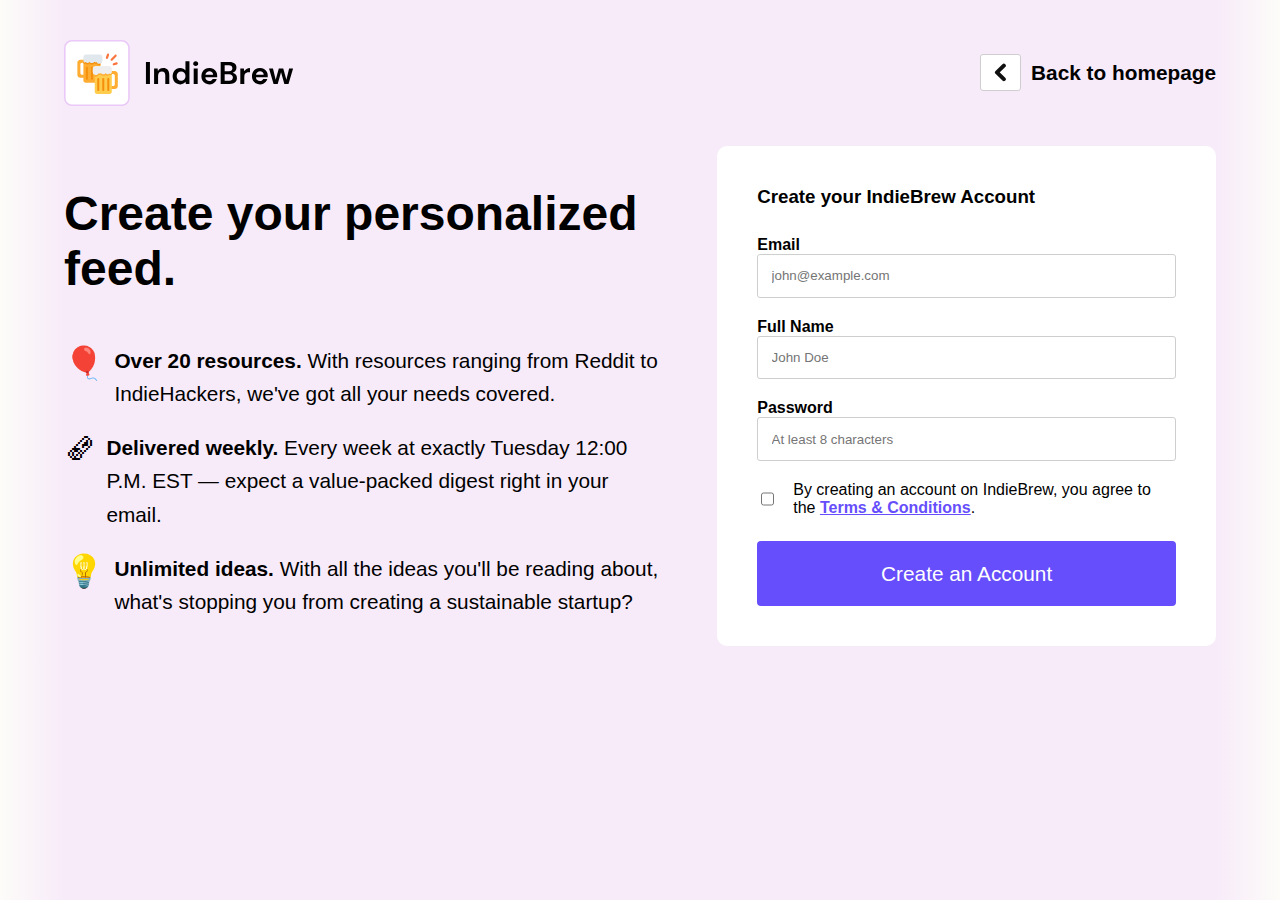
<file: docs/signup.html>
<!DOCTYPE html>
<html lang="en">
	<head>
		<meta charset="UTF-8" />
		<meta http-equiv="X-UA-Compatible" content="IE=edge" />
		<meta name="viewport" content="width=device-width, initial-scale=1.0" />
		<title>Sign Up to IndieBrew</title>
		<link rel="stylesheet" href="./styles/main.css" />
	</head>
	<body class="signup-body">
		<section class="header-section">
			<header class="signup-header container row">
				<img
					src="./assets/Logo.svg"
					alt="IndieBrew Logo"
					class="logo"
				/>
				<a href="./index.html" class="home-link">
					<div class="home-link_container">
						<button class="back-button">
							<img
								src="./assets/Back Arrow.svg"
								alt="back arrow"
								class="arrow"
							/>
						</button>
						<p>Back to homepage</p>
					</div>
				</a>
			</header>
		</section>
		<section class="signup-section container row">
			<div class="col signup-text">
				<h2 class="title">Create your personalized feed.</h2>
				<div class="signup-list row">
					<div class="emoji">&#x1F388;</div>
					<p class="signup-item">
						<b>Over 20 resources.</b> With resources ranging from
						Reddit to IndieHackers, we've got all your needs
						covered.
					</p>
				</div>
				<div class="signup-list row">
					<div class="emoji">&#x1F5DE;</div>
					<p class="signup-item">
						<b>Delivered weekly.</b> Every week at exactly Tuesday
						12:00 P.M. EST — expect a value-packed digest right in
						your email.
					</p>
				</div>
				<div class="signup-list row">
					<div class="emoji">&#x1F4A1;</div>
					<p class="signup-item">
						<b>Unlimited ideas.</b> With all the ideas you'll be
						reading about, what's stopping you from creating a
						sustainable startup?
					</p>
				</div>
			</div>
			<div class="signup-form">
				<h3>Create your IndieBrew Account</h3>
				<form action="#">
					<label for="email">Email</label><br />
					<input
						type="text"
						id="email"
						name="email"
						placeholder="john@example.com"
						class="text-input"
					/><br />
					<label for="full-name">Full Name</label><br />
					<input
						type="text"
						id="full-name"
						name="full-name"
						placeholder="John Doe"
						class="text-input"
					/><br />
					<label for="password">Password</label><br />
					<input
						type="text"
						id="password"
						name="password"
						placeholder="At least 8 characters"
						class="text-input"
					/><br />
					<div class="toc-container row">
						<input
							type="checkbox"
							name="terms-and-conditions"
							id="terms-and-conditions"
						/>
						<label for="terms-and-conditions" class="toc-text"
							>By creating an account on IndieBrew, you agree to
							the
							<a href="#" class="accent-text"
								>Terms & Conditions</a
							>.</label
						>
					</div>
					<input
						type="submit"
						value="Create an Account"
						class="submit-btn btn"
					/>
				</form>
			</div>
		</section>
	</body>
</html>
</file>
<file: docs/styles/main.css>
.nav {
  position: relative;
  display: flex;
  align-items: center;
}

.nav .menu-burger {
  position: absolute;
  right: 0;
  width: 8%;
  cursor: pointer;
  transition: visibility 0s, opacity 0.5s linear;
}

.nav .menu-burger.open {
  visibility: hidden;
}

.nav .main-nav {
  display: flex;
  flex-direction: column;
  align-items: center;
  justify-content: space-evenly;
  position: fixed;
  top: 0;
  left: 0;
  margin: 0;
  padding: 2em 0;
  width: 100%;
  min-height: 50vh;
  cursor: pointer;
  list-style-type: none;
  background-color: rgba(255, 255, 255, 0.9);
  transform: translateY(-100%);
  transition: transform 0.3s cubic-bezier(0, 0.1, 0, 0.8);
}

.nav .main-nav.open {
  transform: translateY(0);
}

.nav .main-nav .nav-item {
  margin-bottom: 1em;
}

.nav .main-nav .nav-item_link:not(.btn) {
  text-decoration: none;
  color: #000;
  font-weight: 700;
  font-size: 1.3rem;
}

*,
*::before,
*::after {
  box-sizing: border-box;
}

a {
  transition: 0.3s;
}

a:hover {
  opacity: 80%;
}

body {
  font-family: 'DM Sans', sans-serif;
  margin: 0;
}

h1,
h2,
h3 {
  padding: 0;
  margin: 0;
}

h1 {
  font-size: 4rem;
}

h2 {
  font-size: 3rem;
}

p {
  font-size: 1.3rem;
  line-height: 1.6;
  color: #4f4f4f;
}

img {
  width: 100%;
}

@media screen and (min-width: 768px) {
  .menu-burger {
    display: none;
  }
  .nav {
    position: static;
    display: flex;
    justify-content: space-between;
    align-items: center;
  }
  .nav .main-nav {
    position: static;
    display: flex;
    flex-direction: row;
    align-items: center;
    transform: translateY(0);
    transition: none;
    background-color: transparent;
    width: auto;
    height: auto;
    min-height: 0;
    padding: 0;
  }
  .nav .main-nav .nav-item + .nav-item {
    margin-left: 1.5em;
  }
  .nav .main-nav .nav-item {
    margin-bottom: 0;
  }
  .hero > img {
    display: block;
    margin: 0 auto;
    width: 70%;
  }
  .two-col {
    display: flex;
    justify-content: space-between;
  }
  .two-col .two-col_text {
    width: 50%;
  }
  .two-col .two-col_image {
    align-self: flex-start;
    width: 45%;
  }
  .section_2 .two-col {
    flex-direction: row-reverse;
  }
  .footer > .row {
    display: flex;
    justify-content: space-between;
  }
  .footer > .row .footer-about {
    width: 50%;
  }
  .footer > .row .footer-menu_all {
    width: 45%;
  }
}

@media screen and (min-width: 1024px) {
  .nav .logo {
    width: 20%;
  }
  .row {
    display: flex;
  }
  .hero {
    flex-direction: row-reverse;
  }
  .hero .hero-text {
    width: 50%;
  }
  .hero .hero-image {
    width: 45%;
    align-self: flex-start;
  }
  .footer > .row .footer-about {
    width: 40%;
  }
  .footer > .row .footer-menu_all {
    width: 55%;
    display: flex;
  }
  .footer > .row .footer-menu_all .footer-menu {
    width: 100%;
  }
  .footer > .row .footer-menu_all .footer-menu .col {
    width: 100%;
  }
}

.signup-body {
  background: linear-gradient(90deg, #fdfcf9, #f7ebf9 5%, #f7ebf9 95%, #fdfcf9);
}

.signup-header {
  display: flex;
  justify-content: space-between;
  align-items: center;
  min-height: 4rem;
}

.signup-header .home-link {
  text-decoration: none;
}

.signup-header .home-link_container {
  display: flex;
  align-items: center;
}

.signup-header .home-link_container .back-button {
  background-color: #fff;
  border-radius: 3px;
  border: 1px solid #cecece;
  align-self: center;
  display: flex;
  padding: 0.6em 1em;
  cursor: pointer;
}

.signup-header .home-link_container .back-button .arrow {
  align-self: center;
  justify-self: center;
}

.signup-header .home-link_container p {
  display: none;
  margin: 0 0 0 0.5em;
  font-weight: 700;
  color: #000;
}

.signup-section {
  padding-top: 0;
}

.signup-section .signup-text {
  padding-bottom: 1.5em;
}

.signup-section .signup-text h2 {
  padding-bottom: 1em;
}

.signup-section .signup-text .signup-list {
  display: flex;
  align-items: flex-start;
}

.signup-section .signup-text .signup-list .emoji {
  font-size: 2rem;
}

.signup-section .signup-text .signup-list .signup-item {
  margin: 0 0 0 0.5em;
  padding-bottom: 1em;
  color: #000;
}

.signup-form {
  background-color: #fff;
  border-radius: 10px;
  padding: 2.5em;
}

.signup-form > h3 {
  padding-bottom: 1.5em;
}

.signup-form form label {
  font-weight: 700;
}

.signup-form form > * {
  margin-bottom: 1.5em;
}

.signup-form form .text-input {
  width: 100%;
  padding: 1em;
  border-radius: 3px;
  border: 1px solid #cecece;
}

.signup-form form .toc-container {
  display: flex;
}

.signup-form form .toc-container .toc-text {
  width: 90%;
  font-weight: 400;
  margin-left: 1em;
}

.signup-form .submit-btn {
  cursor: pointer;
  border: none;
  transition: 0.3s;
  margin-bottom: 0;
  width: 100%;
}

.signup-form .submit-btn:hover {
  opacity: 80%;
}

@media screen and (min-width: 768px) {
  .signup-body .signup-header p {
    display: block;
  }
}

@media screen and (min-width: 1024px) {
  .signup-body .signup-header .logo {
    width: 20%;
  }
  .signup-section {
    padding: 0;
  }
  .signup-text {
    padding: 2.5em 0 0 0;
    width: 55%;
    margin: 0;
  }
  .signup-form {
    align-self: flex-start;
    width: 45%;
    margin-left: 3em;
  }
}

.container {
  width: 90%;
  margin: 0 auto;
}

.logo {
  width: 30%;
}

section,
.footer {
  padding: 2.5em 0;
}

.btn {
  display: inline-block;
  background-color: #664efc;
  color: #fff;
  padding: 1em 1.2em;
  border-radius: 4px;
  font-size: 1.3rem;
  font-weight: 300;
  text-decoration: none;
}

.btn .bold-accent {
  font-weight: 700;
}

.accent-text {
  color: #664efc;
  font-weight: 700;
}

.section_1 {
  background: linear-gradient(120deg, #ecccf7 5%, 10%, #fdfcf9 40%);
}

.hero {
  padding-top: 2.5em;
}

.hero .hero-text .title {
  margin-top: 0.7em;
  line-height: 1;
}

.hero .hero-text img {
  display: block;
  width: 62%;
}

.hero .hero-text .btn {
  margin-bottom: 2em;
}

.section_2 img,
.section_3 img {
  padding-bottom: 2.5em;
}

.action-link {
  display: inline-block;
  color: #664efc;
  text-decoration: none;
  font-size: 1.3rem;
  font-weight: 700;
}

.footer {
  background-color: #fdfcf9;
}

.footer .footer-about {
  padding-bottom: 3.5em;
}

.footer .footer-about .footer-title {
  font-size: 1.5rem;
  font-weight: 700;
  letter-spacing: 0.2px;
}

.footer .footer-menu {
  display: flex;
  justify-content: space-between;
  padding-bottom: 1.8em;
}

.footer .footer-menu .col {
  width: 45%;
}

.footer .footer-menu .col .footer-nav {
  list-style-type: none;
  padding: 0;
}

.footer .footer-menu .col .footer-nav .footer-nav_item {
  padding: 0.5em 0;
}

.footer .footer-menu .col .footer-nav .footer-nav_item .footer-nav_link {
  text-decoration: none;
  color: #4f4f4f;
  font-size: 1.3rem;
}
/*# sourceMappingURL=main.css.map */
</file>
